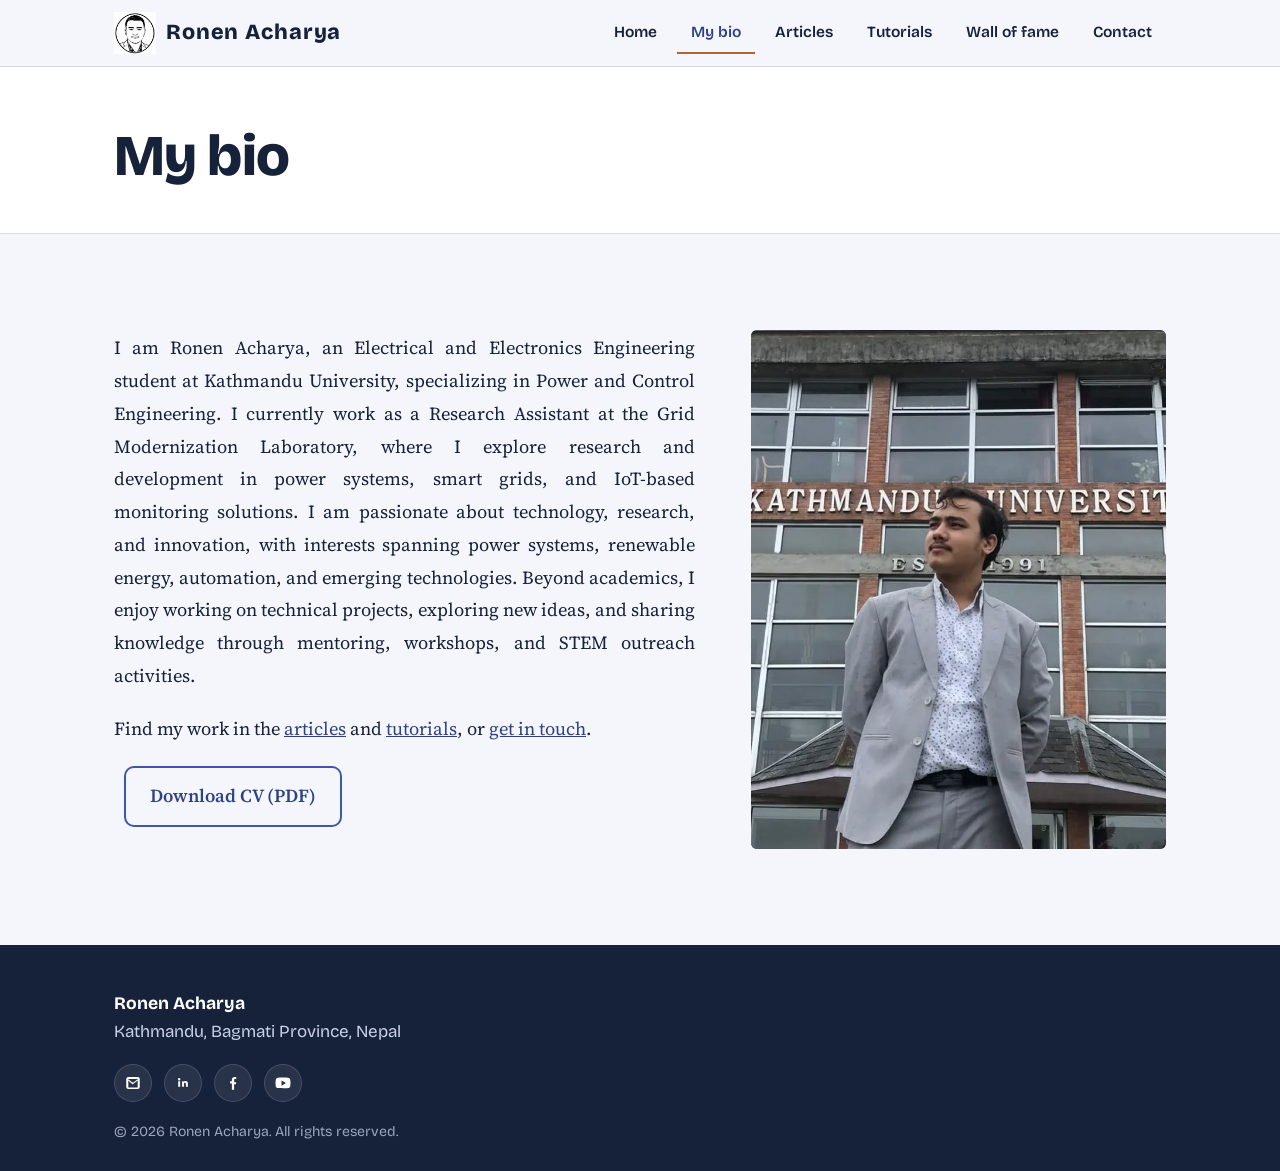
<file: about.html>
<!DOCTYPE html>
<html lang="en">

<head>
    <meta charset="utf-8">
    <meta name="viewport" content="width=device-width, initial-scale=1">
    <title>My bio | Ronen Acharya</title>
    <meta name="description"
        content="About Ronen Acharya: sustainable and smart energy, numerical methods, electric machines and electronics design.">
    <meta name="theme-color" content="#3E58A8">
    <meta property="og:title" content="My bio | Ronen Acharya">
    <meta property="og:description"
        content="About Ronen Acharya: sustainable and smart energy, numerical methods, electric machines and electronics design.">
    <meta property="og:type" content="website">
    <link rel="preconnect" href="https://fonts.googleapis.com">
    <link rel="preconnect" href="https://fonts.gstatic.com" crossorigin>
    <link
        href="https://fonts.googleapis.com/css2?family=Bricolage+Grotesque:opsz,wght@12..96,400;12..96,600;12..96,800&family=Source+Serif+4:ital,wght@0,400;0,600;1,400&display=swap"
        rel="stylesheet">
    <link rel="icon" href="assets/images/logos/logo.png" type="image/png">
    <link rel="stylesheet" href="css/style.css">
</head>

<body>
    <a class="skip" href="#main">Skip to content</a>
    <header class="site">
        <div class="wrap bar"><a class="brand" href="index.html"><img src="assets/images/logos/logo.png"
                    alt="Ronen Acharya logo" width="42" height="42"><span>Ronen Acharya</span></a>
            <button class="menu-btn" aria-label="Open menu" aria-expanded="false"
                aria-controls="nav"><span></span><span></span><span></span></button>
            <nav id="nav" aria-label="Main"><a href="index.html">Home</a><a href="about.html" aria-current=page>My
                    bio</a><a href="articles.html">Articles</a><a href="tutorials.html">Tutorials</a><a
                    href="wall-of-fame.html">Wall of fame</a><a href="contact.html">Contact</a></nav>
        </div>
    </header>
    <main id="main">
        <section class="page-head">
            <div class="wrap">
                <h1>My bio</h1>
            </div>
        </section>
        <section class="sec">
            <div class="wrap split">
                <div class="prose">
                    <p style="text-align: justify;">I am Ronen Acharya, an Electrical and Electronics Engineering
                        student at Kathmandu
                        University, specializing in Power and Control Engineering. I currently work as a Research
                        Assistant at the Grid Modernization Laboratory, where I explore research and development in
                        power systems, smart grids, and IoT-based monitoring solutions. I am passionate about
                        technology, research, and innovation, with interests spanning power systems, renewable energy,
                        automation, and emerging technologies. Beyond academics, I enjoy working on technical projects,
                        exploring new ideas, and sharing knowledge through mentoring, workshops, and STEM outreach
                        activities.</p>
                    <p>Find my work in the <a href="articles.html">articles</a> and <a
                            href="tutorials.html">tutorials</a>, or <a href="contact.html">get in touch</a>.</p>
                    <p><a class="btn ghost" href="assets/pdfs/cv.pdf">Download CV (PDF)</a></p>
                </div>
                <div class="portrait" data-initials="RA"><img src="assets/images/profile.jpeg"
                        alt="Portrait of Ronen Acharya" loading="lazy"></div>
            </div>
        </section>
    </main>
    <footer class="site">
        <div class="wrap foot">
            <div><strong>Ronen Acharya</strong>
                <p>Kathmandu, Bagmati Province, Nepal</p>
            </div>
            <div class="foot-links">
                <a class="social-link" href="mailto:ronenacharya68@gmail.com" aria-label="Email">
                    <svg viewBox="0 0 24 24" aria-hidden="true"><path d="M3 6.75A2.75 2.75 0 0 1 5.75 4h12.5A2.75 2.75 0 0 1 21 6.75v10.5A2.75 2.75 0 0 1 18.25 20H5.75A2.75 2.75 0 0 1 3 17.25V6.75zm2.2-.25 6.8 5.1 6.8-5.1H5.2zm13.05 2.23-6.25 4.69a1 1 0 0 1-1.2 0L5.75 8.73v8.52c0 .41.34.75.75.75h10.99a.76.76 0 0 0 .75-.75V8.73z"/></svg>
                </a>
                <a class="social-link" href="https://www.linkedin.com/in/ronen-acharya-0a3ab61a7/" rel="noopener" target="_blank" aria-label="LinkedIn">
                    <svg viewBox="0 0 24 24" aria-hidden="true"><path d="M6.94 8.5A1.56 1.56 0 1 1 6.94 5.38a1.56 1.56 0 0 1 0 3.12zm-1.32 1.15h2.64v7.35H5.62V9.65zm4.7 0h2.53v1.03h.04c.35-.67 1.2-1.38 2.48-1.38 2.66 0 3.15 1.75 3.15 4.02v3.68h-2.64v-3.45c0-.82-.02-1.88-1.15-1.88-1.15 0-1.33.9-1.33 1.82v3.51h-2.64V9.65z"/></svg>
                </a>
                <a class="social-link" href="https://www.facebook.com/ronen.acharya/" rel="noopener" target="_blank" aria-label="Facebook">
                    <svg viewBox="0 0 24 24" aria-hidden="true"><path d="M13.5 21v-7.2h2.4l.36-2.8h-2.76V7.86c0-.81.22-1.36 1.4-1.36H16.3V3.96c-.26-.03-1.14-.1-2.17-.1-2.15 0-3.63 1.31-3.63 3.72v2.12H8.1v2.8h2.4V21h3z"/></svg>
                </a>
                <a class="social-link" href="https://www.youtube.com/channel/UCwVJqVjuvhjqLaVaWoxanoQ" rel="noopener" target="_blank" aria-label="YouTube">
                    <svg viewBox="0 0 24 24" aria-hidden="true"><path d="M21.58 7.19a2.7 2.7 0 0 0-1.89-1.9C17.94 4.8 12 4.8 12 4.8s-5.94 0-7.69.49A2.7 2.7 0 0 0 2.42 7.19 28.3 28.3 0 0 0 2 12a28.3 28.3 0 0 0 .42 4.81 2.7 2.7 0 0 0 1.89 1.9c1.75.49 7.69.49 7.69.49s5.94 0 7.69-.49a2.7 2.7 0 0 0 1.89-1.9A28.3 28.3 0 0 0 22 12a28.3 28.3 0 0 0-.42-4.81zM10 15.5v-7l6 3.5-6 3.5z"/></svg>
                </a>
            </div>
            <p class="copy">&copy; 2026 Ronen Acharya. All rights reserved.</p>
        </div>
    </footer>
    <script src="js/main.js"></script>
</body>

</html>
</file>
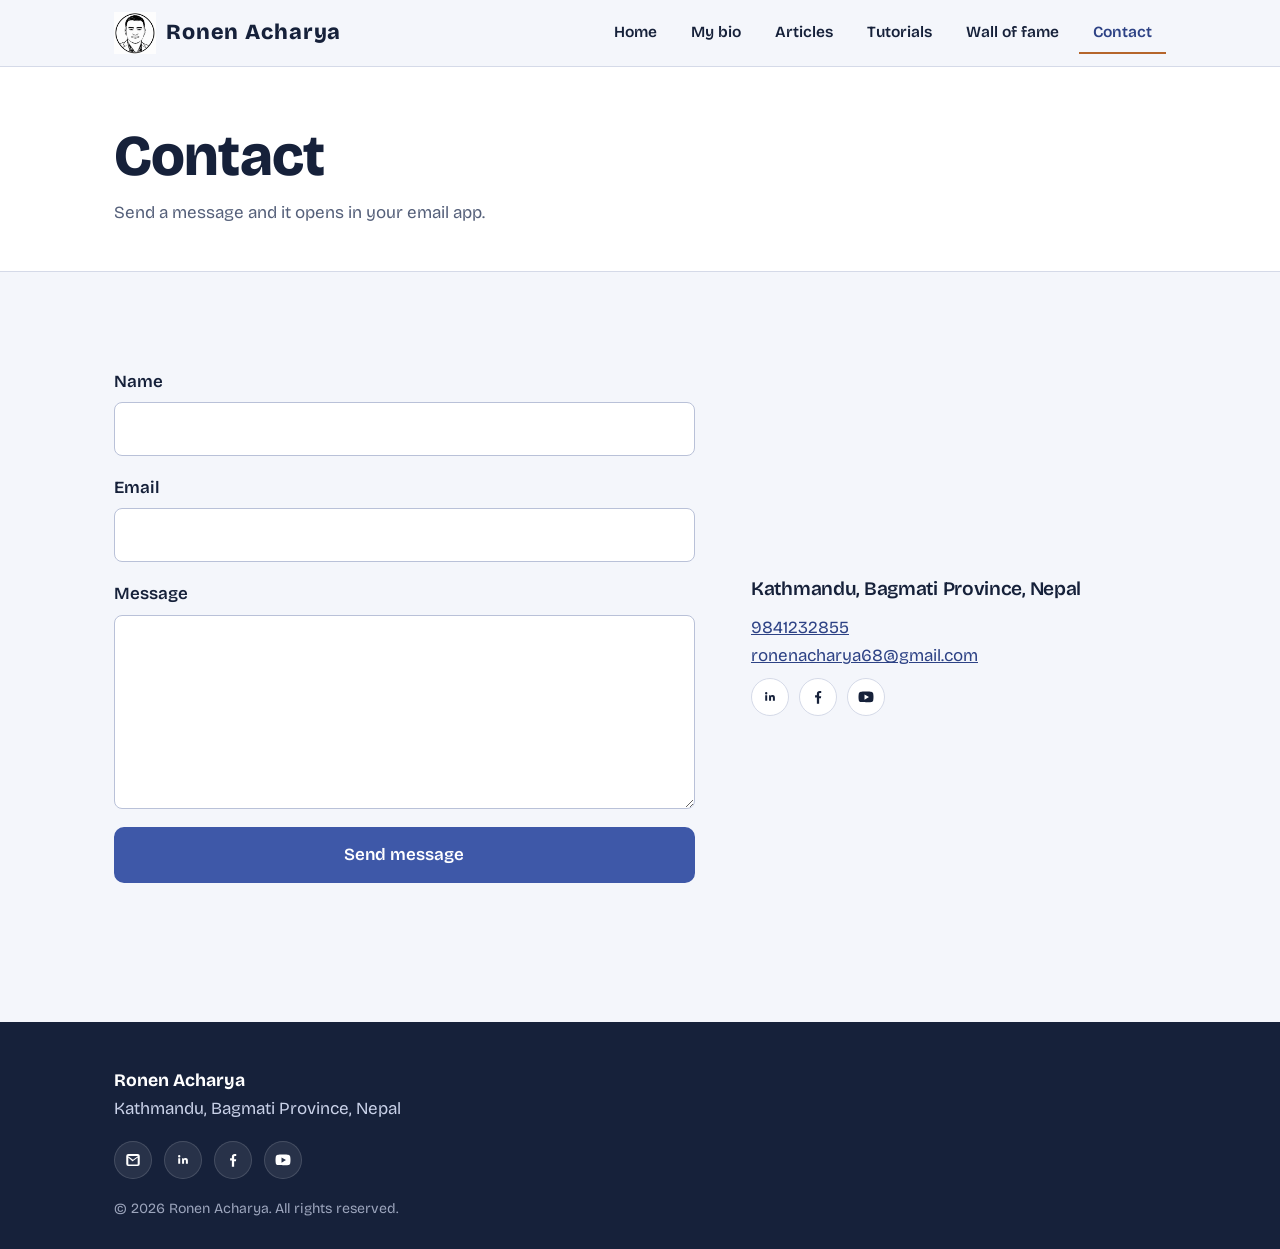
<file: contact.html>
<!DOCTYPE html>
<html lang="en">

<head>
    <meta charset="utf-8">
    <meta name="viewport" content="width=device-width, initial-scale=1">
    <title>Contact | Ronen Acharya</title>
    <meta name="description" content="Contact Ronen Acharya in Kathmandu, Nepal.">
    <meta name="theme-color" content="#3E58A8">
    <meta property="og:title" content="Contact | Ronen Acharya">
    <meta property="og:description" content="Contact Ronen Acharya in Kathmandu, Nepal.">
    <meta property="og:type" content="website">
    <link rel="preconnect" href="https://fonts.googleapis.com">
    <link rel="preconnect" href="https://fonts.gstatic.com" crossorigin>
    <link
        href="https://fonts.googleapis.com/css2?family=Bricolage+Grotesque:opsz,wght@12..96,400;12..96,600;12..96,800&family=Source+Serif+4:ital,wght@0,400;0,600;1,400&display=swap"
        rel="stylesheet">
    <link rel="icon" href="assets/images/logos/logo.png" type="image/png">
    <link rel="stylesheet" href="css/style.css">
</head>

<body>
    <a class="skip" href="#main">Skip to content</a>
    <header class="site">
        <div class="wrap bar"><a class="brand" href="index.html"><img src="assets/images/logos/logo.png"
                    alt="Ronen Acharya logo" width="42" height="42"><span>Ronen Acharya</span></a>
            <button class="menu-btn" aria-label="Open menu" aria-expanded="false"
                aria-controls="nav"><span></span><span></span><span></span></button>
            <nav id="nav" aria-label="Main"><a href="index.html">Home</a><a href="about.html">My bio</a><a
                    href="articles.html">Articles</a><a href="tutorials.html">Tutorials</a><a
                    href="wall-of-fame.html">Wall of fame</a><a href="contact.html" aria-current=page>Contact</a></nav>
        </div>
    </header>
    <main id="main">
        <section class="page-head">
            <div class="wrap">
                <h1>Contact</h1>
                <p>Send a message and it opens in your email app.</p>
            </div>
        </section>
        <section class="sec">
            <div class="wrap split">
                <form id="contact-form" novalidate><label>Name<input name="name" required autocomplete="name"></label>
                    <label>Email<input name="email" type="email" required autocomplete="email"></label>
                    <label>Message<textarea name="message" rows="6" required></textarea></label>
                    <button class="btn" type="submit">Send message</button>
                    <p class="note" id="form-note" role="status"></p>
                </form>
                <div class="info">
                    <h3>Kathmandu, Bagmati Province, Nepal</h3>
                    <p><a href="tel:9841232855">9841232855</a><br><a
                            href="mailto:ronenacharya68@gmail.com">ronenacharya68@gmail.com</a></p>
                    <div class="social-list">
                        <a class="social-link" href="https://www.linkedin.com/in/ronen-acharya-0a3ab61a7/"
                            target="_blank" rel="noopener" aria-label="LinkedIn">
                            <svg viewBox="0 0 24 24" aria-hidden="true">
                                <path
                                    d="M6.94 8.5A1.56 1.56 0 1 1 6.94 5.38a1.56 1.56 0 0 1 0 3.12zm-1.32 1.15h2.64v7.35H5.62V9.65zm4.7 0h2.53v1.03h.04c.35-.67 1.2-1.38 2.48-1.38 2.66 0 3.15 1.75 3.15 4.02v3.68h-2.64v-3.45c0-.82-.02-1.88-1.15-1.88-1.15 0-1.33.9-1.33 1.82v3.51h-2.64V9.65z" />
                            </svg>
                        </a>
                        <a class="social-link" href="https://www.facebook.com/ronen.acharya/" target="_blank"
                            rel="noopener" aria-label="Facebook">
                            <svg viewBox="0 0 24 24" aria-hidden="true">
                                <path
                                    d="M13.5 21v-7.2h2.4l.36-2.8h-2.76V7.86c0-.81.22-1.36 1.4-1.36H16.3V3.96c-.26-.03-1.14-.1-2.17-.1-2.15 0-3.63 1.31-3.63 3.72v2.12H8.1v2.8h2.4V21h3z" />
                            </svg>
                        </a>
                        <a class="social-link" href="https://www.youtube.com/channel/UCwVJqVjuvhjqLaVaWoxanoQ"
                            target="_blank" rel="noopener" aria-label="YouTube">
                            <svg viewBox="0 0 24 24" aria-hidden="true">
                                <path
                                    d="M21.58 7.19a2.7 2.7 0 0 0-1.89-1.9C17.94 4.8 12 4.8 12 4.8s-5.94 0-7.69.49A2.7 2.7 0 0 0 2.42 7.19 28.3 28.3 0 0 0 2 12a28.3 28.3 0 0 0 .42 4.81 2.7 2.7 0 0 0 1.89 1.9c1.75.49 7.69.49 7.69.49s5.94 0 7.69-.49a2.7 2.7 0 0 0 1.89-1.9A28.3 28.3 0 0 0 22 12a28.3 28.3 0 0 0-.42-4.81zM10 15.5v-7l6 3.5-6 3.5z" />
                            </svg>
                        </a>
                    </div>
                </div>
            </div>
        </section>
    </main>
    <footer class="site">
        <div class="wrap foot">
            <div><strong>Ronen Acharya</strong>
                <p>Kathmandu, Bagmati Province, Nepal</p>
            </div>
            <div class="foot-links">
                <a class="social-link" href="mailto:ronenacharya68@gmail.com" aria-label="Email">
                    <svg viewBox="0 0 24 24" aria-hidden="true">
                        <path
                            d="M3 6.75A2.75 2.75 0 0 1 5.75 4h12.5A2.75 2.75 0 0 1 21 6.75v10.5A2.75 2.75 0 0 1 18.25 20H5.75A2.75 2.75 0 0 1 3 17.25V6.75zm2.2-.25 6.8 5.1 6.8-5.1H5.2zm13.05 2.23-6.25 4.69a1 1 0 0 1-1.2 0L5.75 8.73v8.52c0 .41.34.75.75.75h10.99a.76.76 0 0 0 .75-.75V8.73z" />
                    </svg>
                </a>
                <a class="social-link" href="https://www.linkedin.com/in/ronen-acharya-0a3ab61a7/" rel="noopener"
                    target="_blank" aria-label="LinkedIn">
                    <svg viewBox="0 0 24 24" aria-hidden="true">
                        <path
                            d="M6.94 8.5A1.56 1.56 0 1 1 6.94 5.38a1.56 1.56 0 0 1 0 3.12zm-1.32 1.15h2.64v7.35H5.62V9.65zm4.7 0h2.53v1.03h.04c.35-.67 1.2-1.38 2.48-1.38 2.66 0 3.15 1.75 3.15 4.02v3.68h-2.64v-3.45c0-.82-.02-1.88-1.15-1.88-1.15 0-1.33.9-1.33 1.82v3.51h-2.64V9.65z" />
                    </svg>
                </a>
                <a class="social-link" href="https://www.facebook.com/ronen.acharya/" rel="noopener" target="_blank"
                    aria-label="Facebook">
                    <svg viewBox="0 0 24 24" aria-hidden="true">
                        <path
                            d="M13.5 21v-7.2h2.4l.36-2.8h-2.76V7.86c0-.81.22-1.36 1.4-1.36H16.3V3.96c-.26-.03-1.14-.1-2.17-.1-2.15 0-3.63 1.31-3.63 3.72v2.12H8.1v2.8h2.4V21h3z" />
                    </svg>
                </a>
                <a class="social-link" href="https://www.youtube.com/channel/UCwVJqVjuvhjqLaVaWoxanoQ" rel="noopener"
                    target="_blank" aria-label="YouTube">
                    <svg viewBox="0 0 24 24" aria-hidden="true">
                        <path
                            d="M21.58 7.19a2.7 2.7 0 0 0-1.89-1.9C17.94 4.8 12 4.8 12 4.8s-5.94 0-7.69.49A2.7 2.7 0 0 0 2.42 7.19 28.3 28.3 0 0 0 2 12a28.3 28.3 0 0 0 .42 4.81 2.7 2.7 0 0 0 1.89 1.9c1.75.49 7.69.49 7.69.49s5.94 0 7.69-.49a2.7 2.7 0 0 0 1.89-1.9A28.3 28.3 0 0 0 22 12a28.3 28.3 0 0 0-.42-4.81zM10 15.5v-7l6 3.5-6 3.5z" />
                    </svg>
                </a>
            </div>
            <p class="copy">&copy; 2026 Ronen Acharya. All rights reserved.</p>
        </div>
    </footer>
    <script src="js/main.js"></script>
</body>

</html>
</file>
<file: css/style.css>
:root {
    --paper: #F4F6FB;
    --ink: #16213A;
    --muted: #55607A;
    --blue: #3E58A8;
    --blue-d: #2D4285;
    --copper: #B5652B;
    --line: #D5DAE8;
    --card: #fff;
    --code: #111B33
}

* {
    box-sizing: border-box;
    margin: 0
}

html {
    scroll-behavior: smooth
}

body {
    font: 17px/1.65 "Bricolage Grotesque", system-ui, -apple-system, "Segoe UI", sans-serif;
    background: var(--paper);
    color: var(--ink)
}

img {
    max-width: 100%;
    display: block
}

a {
    color: var(--blue-d)
}

:focus-visible {
    outline: 3px solid var(--copper);
    outline-offset: 3px
}

.skip {
    position: absolute;
    left: -999px;
    top: 8px;
    background: #fff;
    padding: 8px 14px;
    z-index: 99
}

.skip:focus {
    left: 8px
}

.wrap {
    max-width: 1100px;
    margin: 0 auto;
    padding: 0 24px
}

.narrow {
    max-width: 820px
}

h1,
h2,
h3 {
    line-height: 1.15;
    letter-spacing: -.015em
}

h1 {
    font-size: clamp(2.2rem, 5vw, 3.6rem);
    font-weight: 800
}

h2 {
    font-size: clamp(1.5rem, 3vw, 2.1rem);
    font-weight: 800;
    margin-bottom: 22px
}

h3 {
    font-size: 1.2rem;
    font-weight: 600
}

/* header */
header.site {
    position: sticky;
    top: 0;
    z-index: 30;
    background: rgba(244, 246, 251, .94);
    backdrop-filter: blur(8px);
    border-bottom: 1px solid var(--line)
}

.bar {
    display: flex;
    align-items: center;
    justify-content: space-between;
    height: 66px
}

.brand {
    display: flex;
    align-items: center;
    gap: 10px;
    font-weight: 800;
    font-size: 1.35rem;
    color: var(--ink);
    text-decoration: none;
    letter-spacing: .04em
}

.brand img {
    display: block;
    width: 42px;
    height: 42px;
    object-fit: contain
}

.dot {
    width: 14px;
    height: 14px;
    border-radius: 4px;
    background: var(--blue);
    box-shadow: 8px -6px 0 -3px var(--copper)
}

nav {
    display: flex;
    gap: 6px
}

nav a {
    padding: 8px 14px;
    border-radius: 8px;
    text-decoration: none;
    color: var(--ink);
    font-weight: 600;
    font-size: .97rem
}

nav a:hover {
    background: #E6EAF5
}

nav a[aria-current=page] {
    color: var(--blue-d);
    box-shadow: inset 0 -2px 0 var(--copper);
    border-radius: 0
}

.menu-btn {
    display: none;
    background: none;
    border: 0;
    padding: 10px;
    cursor: pointer
}

.menu-btn span {
    display: block;
    width: 24px;
    height: 2px;
    background: var(--ink);
    margin: 5px 0;
    transition: .2s
}

/* hero */
.hero {
    position: relative;
    overflow: hidden;
    min-height: 560px;
    border-bottom: 1px solid var(--line);
    background: #dfe6f6
}

.hero-slides {
    position: absolute;
    inset: 0;
    overflow: hidden
}

.hero-slide {
    position: absolute;
    inset: 0;
    opacity: 0;
    visibility: hidden;
    transform: scale(1.04);
    transition: opacity .9s ease, transform 1.2s ease, visibility .9s ease
}

.hero-slide.active {
    opacity: 1;
    visibility: visible;
    transform: scale(1)
}

.hero-slide img {
    width: 100%;
    height: 100%;
    object-fit: cover;
    filter: saturate(1.05) contrast(1.04)
}

.hero-overlay {
    position: absolute;
    inset: 0;
    background: linear-gradient(90deg, rgba(244, 246, 251, .9) 0%, rgba(244, 246, 251, .73) 35%, rgba(244, 246, 251, .25) 100%);
    z-index: 1
}

.hero-in {
    position: relative;
    z-index: 2;
    padding-top: clamp(80px, 14vw, 150px);
    padding-bottom: clamp(80px, 14vw, 150px)
}

.hero h1 {
    font-size: clamp(3rem, 9vw, 6.4rem);
    letter-spacing: -.04em
}

.lead {
    font-size: clamp(1.1rem, 2.2vw, 1.4rem);
    max-width: 30ch;
    color: var(--muted);
    margin: 18px 0 30px
}

.btn {
    display: inline-block;
    padding: 12px 24px;
    border-radius: 10px;
    background: var(--blue);
    color: #fff;
    font-weight: 600;
    text-decoration: none;
    border: 2px solid var(--blue);
    cursor: pointer;
    font: inherit;
    font-weight: 600
}

.btn:hover {
    background: var(--blue-d);
    border-color: var(--blue-d)
}

.btn.ghost {
    background: transparent;
    color: var(--blue-d);
    margin-left: 10px
}

.btn.ghost:hover {
    background: #E6EAF5
}

.cta .btn.ghost {
    margin-left: 10px
}

/* sections */
.sec {
    padding: clamp(56px, 8vw, 96px) 0
}

.alt {
    background: #fff;
    border-block: 1px solid var(--line)
}

.split {
    display: grid;
    grid-template-columns: 1.4fr 1fr;
    gap: 56px;
    align-items: center
}

.big {
    font-size: 1.35rem;
    line-height: 1.5;
    margin-bottom: 16px
}

.more {
    font-weight: 600;
    text-decoration: none;
    border-bottom: 2px solid var(--copper)
}

.portrait {
    aspect-ratio: 4/5;
    border-radius: 6px;
    background: var(--blue);
    position: relative;
    overflow: hidden;
    display: grid;
    place-items: center
}

.portrait::before {
    content: attr(data-initials);
    color: #fff;
    font-size: 5rem;
    font-weight: 800;
    letter-spacing: .05em
}

.portrait img {
    position: absolute;
    inset: 0;
    width: 100%;
    height: 100%;
    object-fit: cover
}

.portrait.noimg img {
    display: none
}

.page-head {
    padding: 56px 0 8px;
    border-bottom: 1px solid var(--line);
    background: #fff
}

.page-head .wrap {
    padding-bottom: 36px
}

.page-head p {
    color: var(--muted);
    margin-top: 10px
}

.crumb {
    font-size: .9rem
}

/* rows */
.rows {
    display: grid
}

.row {
    display: grid;
    grid-template-columns: 190px 1fr;
    gap: 28px;
    padding: 24px 0;
    border-bottom: 1px solid var(--line);
    align-items: center
}

.row:first-child {
    border-top: 1px solid var(--line)
}

.thumb {
    aspect-ratio: 4/3;
    overflow: hidden;
    border-radius: 4px;
    background: #E6EAF5;
    display: block
}

.thumb img {
    width: 100%;
    height: 100%;
    object-fit: cover
}

.row h3 a {
    color: var(--ink);
    text-decoration: none
}

.row h3 a:hover {
    color: var(--blue-d)
}

.row p {
    color: var(--muted);
    margin: 6px 0 10px;
    max-width: 60ch
}

/* gallery */
.masonry {
    columns: 3 230px;
    column-gap: 14px
}

.shot {
    display: block;
    margin-bottom: 14px;
    break-inside: avoid;
    border-radius: 4px;
    overflow: hidden;
    background: #E6EAF5
}

.shot img {
    width: 100%;
    transition: transform .3s
}

.shot:hover img {
    transform: scale(1.03)
}

.lb {
    position: fixed;
    inset: 0;
    background: rgba(10, 16, 32, .92);
    z-index: 100;
    display: grid;
    place-items: center;
    padding: 24px
}

.lb img {
    max-height: 88vh;
    max-width: 92vw;
    object-fit: contain
}

.lb button {
    position: absolute;
    background: none;
    border: 0;
    color: #fff;
    font-size: 2.4rem;
    cursor: pointer;
    padding: 14px
}

.lb .x {
    top: 6px;
    right: 10px
}

.lb .p {
    left: 6px
}

.lb .n {
    right: 6px
}

/* video */
.video {
    position: relative;
    aspect-ratio: 16/9;
    background: #000;
    border-radius: 6px;
    overflow: hidden
}

.video button,
.video iframe {
    position: absolute;
    inset: 0;
    width: 100%;
    height: 100%;
    border: 0;
    padding: 0;
    cursor: pointer;
    background: none
}

.video img {
    width: 100%;
    height: 100%;
    object-fit: cover
}

.play {
    position: absolute;
    left: 50%;
    top: 50%;
    width: 76px;
    height: 76px;
    margin: -38px;
    border-radius: 50%;
    background: var(--copper)
}

.play::after {
    content: "";
    position: absolute;
    left: 30px;
    top: 22px;
    border-left: 25px solid #fff;
    border-block: 16px solid transparent
}

.cap {
    color: var(--muted);
    font-size: .9rem;
    margin-top: 10px
}

/* article */
.read {
    max-width: 820px
}

.cover {
    width: 100%;
    border-radius: 6px;
    margin-bottom: 36px;
    max-height: 460px;
    object-fit: cover
}

.prose {
    font-family: "Source Serif 4", Georgia, serif;
    font-size: 1.15rem;
    line-height: 1.78
}

.prose h2 {
    font-family: "Bricolage Grotesque", sans-serif;
    margin: 40px 0 14px
}

.prose p,
.prose ul,
.prose ol,
.prose pre,
.prose object {
    margin-bottom: 1.1em
}

.prose ul,
.prose ol {
    padding-left: 1.4em
}

.prose li {
    margin-bottom: .4em
}

.refs {
    font-size: .95rem
}

.prose code {
    font-size: .9em
}

pre {
    background: var(--code);
    color: #E7ECFA;
    padding: 20px;
    border-radius: 8px;
    overflow-x: auto;
    font-size: .88rem;
    line-height: 1.55
}

.pdf {
    width: 100%;
    height: 600px;
    border: 1px solid var(--line);
    border-radius: 6px
}

.more-list {
    margin-top: 56px;
    padding-top: 24px;
    border-top: 1px solid var(--line)
}

.more-list ul {
    margin: 12px 0 16px;
    padding-left: 1.2em
}

/* contact */
form {
    display: grid;
    gap: 18px
}

label {
    display: grid;
    gap: 6px;
    font-weight: 600
}

input,
textarea {
    font: inherit;
    padding: 12px 14px;
    border: 1.5px solid #B9C1D8;
    border-radius: 8px;
    background: #fff;
    color: var(--ink)
}

input:focus,
textarea:focus {
    outline: 3px solid #C7D2F2;
    border-color: var(--blue)
}

.note {
    min-height: 1.5em;
    color: var(--blue-d);
    font-weight: 600
}

.info p {
    margin-top: 14px
}

.cta-band {
    display: flex;
    align-items: center;
    justify-content: space-between;
    gap: 24px;
    flex-wrap: wrap
}

.cta-band h2 {
    margin: 0
}

footer.site {
    background: var(--ink);
    color: #C9D1E8;
    padding: 44px 0 28px
}

.foot {
    display: grid;
    gap: 18px
}

.foot strong {
    color: #fff;
    font-size: 1.1rem
}

.foot-links {
    display: flex;
    gap: 12px;
    flex-wrap: wrap
}

.social-link {
    display: inline-flex;
    align-items: center;
    justify-content: center;
    width: 38px;
    height: 38px;
    border-radius: 50%;
    background: rgba(255, 255, 255, .08);
    border: 1px solid rgba(255, 255, 255, .14);
    color: #fff;
    transition: transform .2s ease, background .2s ease, border-color .2s ease
}

.social-link:hover,
.social-link:focus-visible {
    transform: translateY(-1px);
    background: rgba(255, 255, 255, .16);
    border-color: rgba(255, 255, 255, .25)
}

.social-link svg {
    width: 18px;
    height: 18px;
    display: block;
    fill: currentColor
}

.info .social-list {
    display: flex;
    gap: 10px;
    flex-wrap: wrap;
    margin-top: 8px
}

.info .social-link {
    background: #fff;
    border-color: var(--line);
    color: var(--ink)
}

.foot a {
    color: #fff
}

.copy {
    font-size: .88rem;
    opacity: .75
}

@media(max-width:800px) {
    .menu-btn {
        display: block
    }

    nav {
        position: absolute;
        top: 66px;
        left: 0;
        right: 0;
        flex-direction: column;
        background: var(--paper);
        border-bottom: 1px solid var(--line);
        padding: 8px 24px 16px;
        display: none
    }

    nav.open {
        display: flex
    }

    .split {
        grid-template-columns: 1fr;
        gap: 32px
    }

    .portrait {
        max-width: 300px
    }

    .row {
        grid-template-columns: 110px 1fr;
        gap: 16px
    }

    .hero::after {
        background: linear-gradient(180deg, var(--paper) 40%, transparent)
    }
}

@media(prefers-reduced-motion:reduce) {
    html {
        scroll-behavior: auto
    }

    .trace path {
        animation: none;
        stroke-dashoffset: 0
    }

    .trace .led {
        animation: none;
        opacity: 1
    }

    .shot img {
        transition: none
    }
}
</file>
